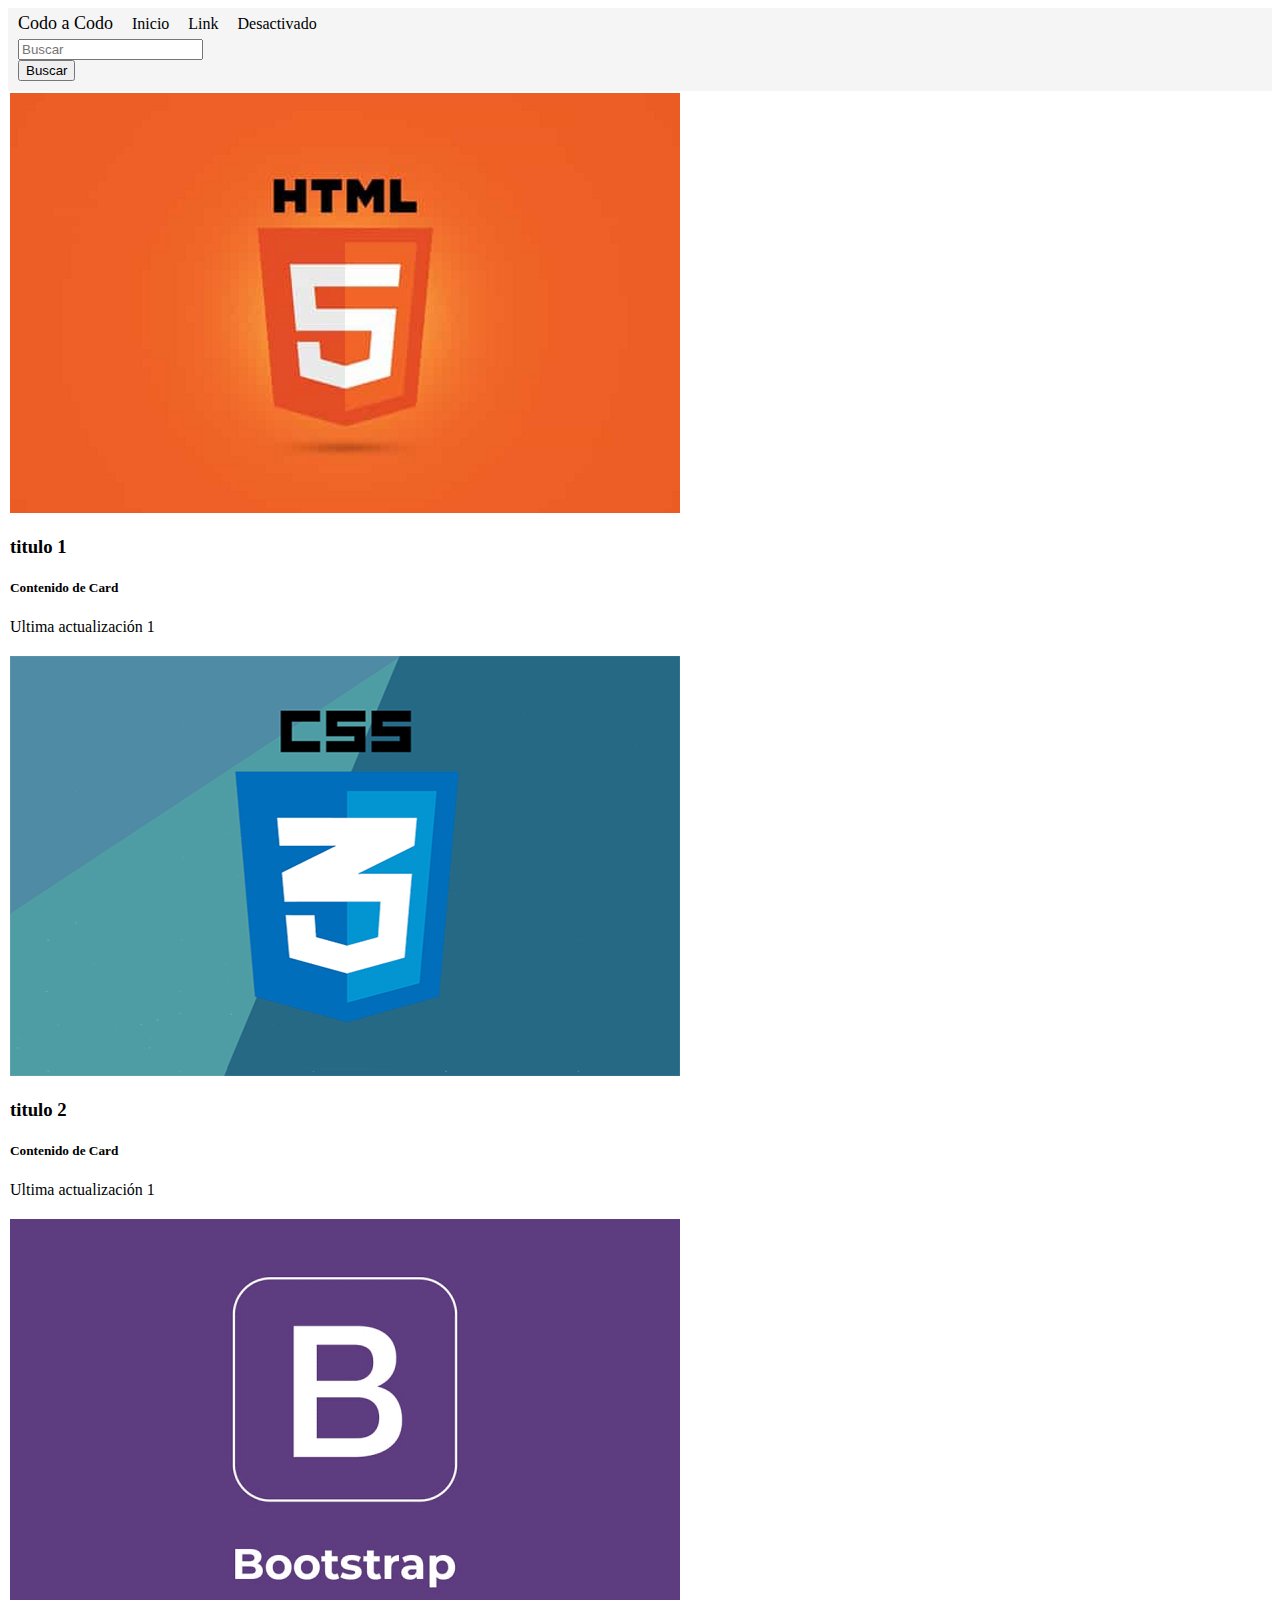
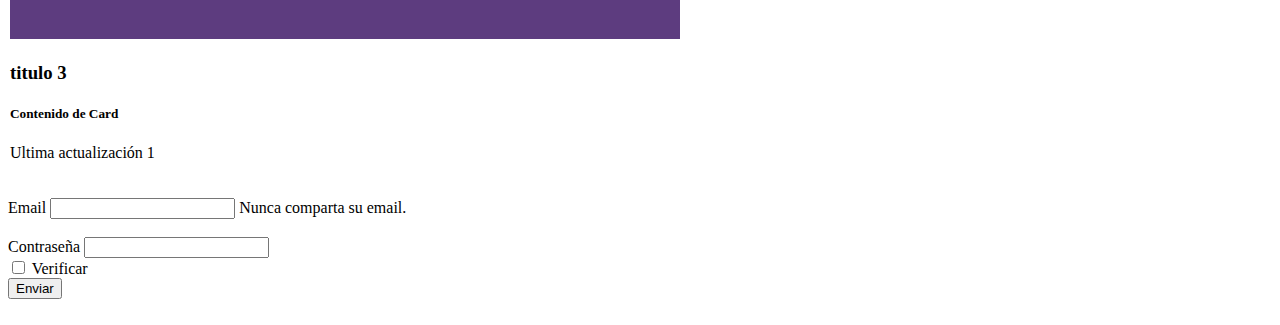
<file: index.html>
<!DOCTYPE html>
<html lang="en">

<head>
    <meta charset="UTF-8">
    <meta http-equiv="X-UA-Compatible" content="IE=edge">
    <meta name="viewport" content="width=device-width, initial-scale=1.0">
    <link href="https://cdn.jsdelivr.net/npm/bootstrap@5.1.3/dist/css/bootstrap.min.css" rel="stylesheet" integrity="sha384-1BmE4kWBq78iYhFldvKuhfTAU6auU8tT94WrHftjDbrCEXSU1oBoqyl2QvZ6jIW3" crossorigin="anonymous">
    <link rel="stylesheet" href="/css/style.css">
    <link rel="shortcut icon" type="image/jpg" href="/img/favicon.jpg"/>
    <title>Codo a Codo</title>
</head>

<body>
    <!-- Barra de navegación -->
    <div class="container" style="background-color: rgb(245, 245, 245);padding: 5px;">
        <div class="btn-toolbar justify-content-between">
            <div class="btn-group" role="group">
                <a class="mi_link nav-link" href="#" style="font-size:large;">Codo a Codo</a>
                <a class="mi_link nav-link" href="#">Inicio</a>
                <a class="mi_link nav-link" href="#">Link</a>
                <a class="mi_link nav-link disabled" href="#">Desactivado</a>
            </div>
            <div class="btn-group" role="group" style="padding: 5px;">
                <input type="text" class="form-control" placeholder="Buscar" style="margin-right: 5px;">
                <div>
                    <button type="button" class="btn btn-outline-info">Buscar</button>
                </div>

            </div>
        </div>
    </div>
    <!-- fin Barra de navegacion -->

    <!-- tarjetas con imagenes -->
    <div class="container">
        <div class="row">
            <div class="col-md card">
                <img src="/img/html5.png" class="card-img-top">
                <div class="card-body">
                    <h3 class="card-title">titulo 1</h3>
                    <p class="card-text">
                    <h5>Contenido de Card</h5>
                    </p>
                    <p class="card-text text-muted">Ultima actualización 1</p>
                </div>
            </div>
            <div class="col-md card">
                <img src="/img/css3.png" class="card-img-top">
                <div class="card-body">
                    <h3 class="card-title">titulo 2</h3>
                    <p class="card-text">
                    <h5>Contenido de Card</h5>
                    </p>
                    <p class="card-text text-muted">Ultima actualización 1</p>
                </div>
            </div>
            <div class="col-md card">
                <img src="/img/bootstrap.png" class="card-img-top">
                <div class="card-body">
                    <h3 class="card-title">titulo 3</h3>
                    <p class="card-text">
                    <h5>Contenido de Card</h5>
                    </p>
                    <p class="card-text text-muted">Ultima actualización 1</p>
                </div>
            </div>
        </div>
    </div>
    <!-- fin tarjetas -->

    <br>

    <!-- Email y contraseña -->
    <div class="container" style="padding: 0px;">
        <form>
            <div class="form-group">
                <label>Email</label>
                <input type="email" class="form-control">
                <label class="form-text text-muted">Nunca comparta su email.</label>
            </div>
            <br>
            <div class="form-group">
                <label>Contraseña</label>
                <input type="password" class="form-control">
            </div>
            <div class="form-group form-check">
                <input type="checkbox" class="form-check-input" id="chkVerificar">
                <label class="form-check-label" for="chkVerificar">Verificar</label>
            </div>
            <button type="submit" class="btn btn-primary">Enviar</button>
        </form>
        <br>
    </div>
    <!-- fin Email y contraseña -->

    <script src="https://cdn.jsdelivr.net/npm/bootstrap@5.1.3/dist/js/bootstrap.bundle.min.js" integrity="sha384-ka7Sk0Gln4gmtz2MlQnikT1wXgYsOg+OMhuP+IlRH9sENBO0LRn5q+8nbTov4+1p" crossorigin="anonymous"></script>
</body>

</html>
</file>
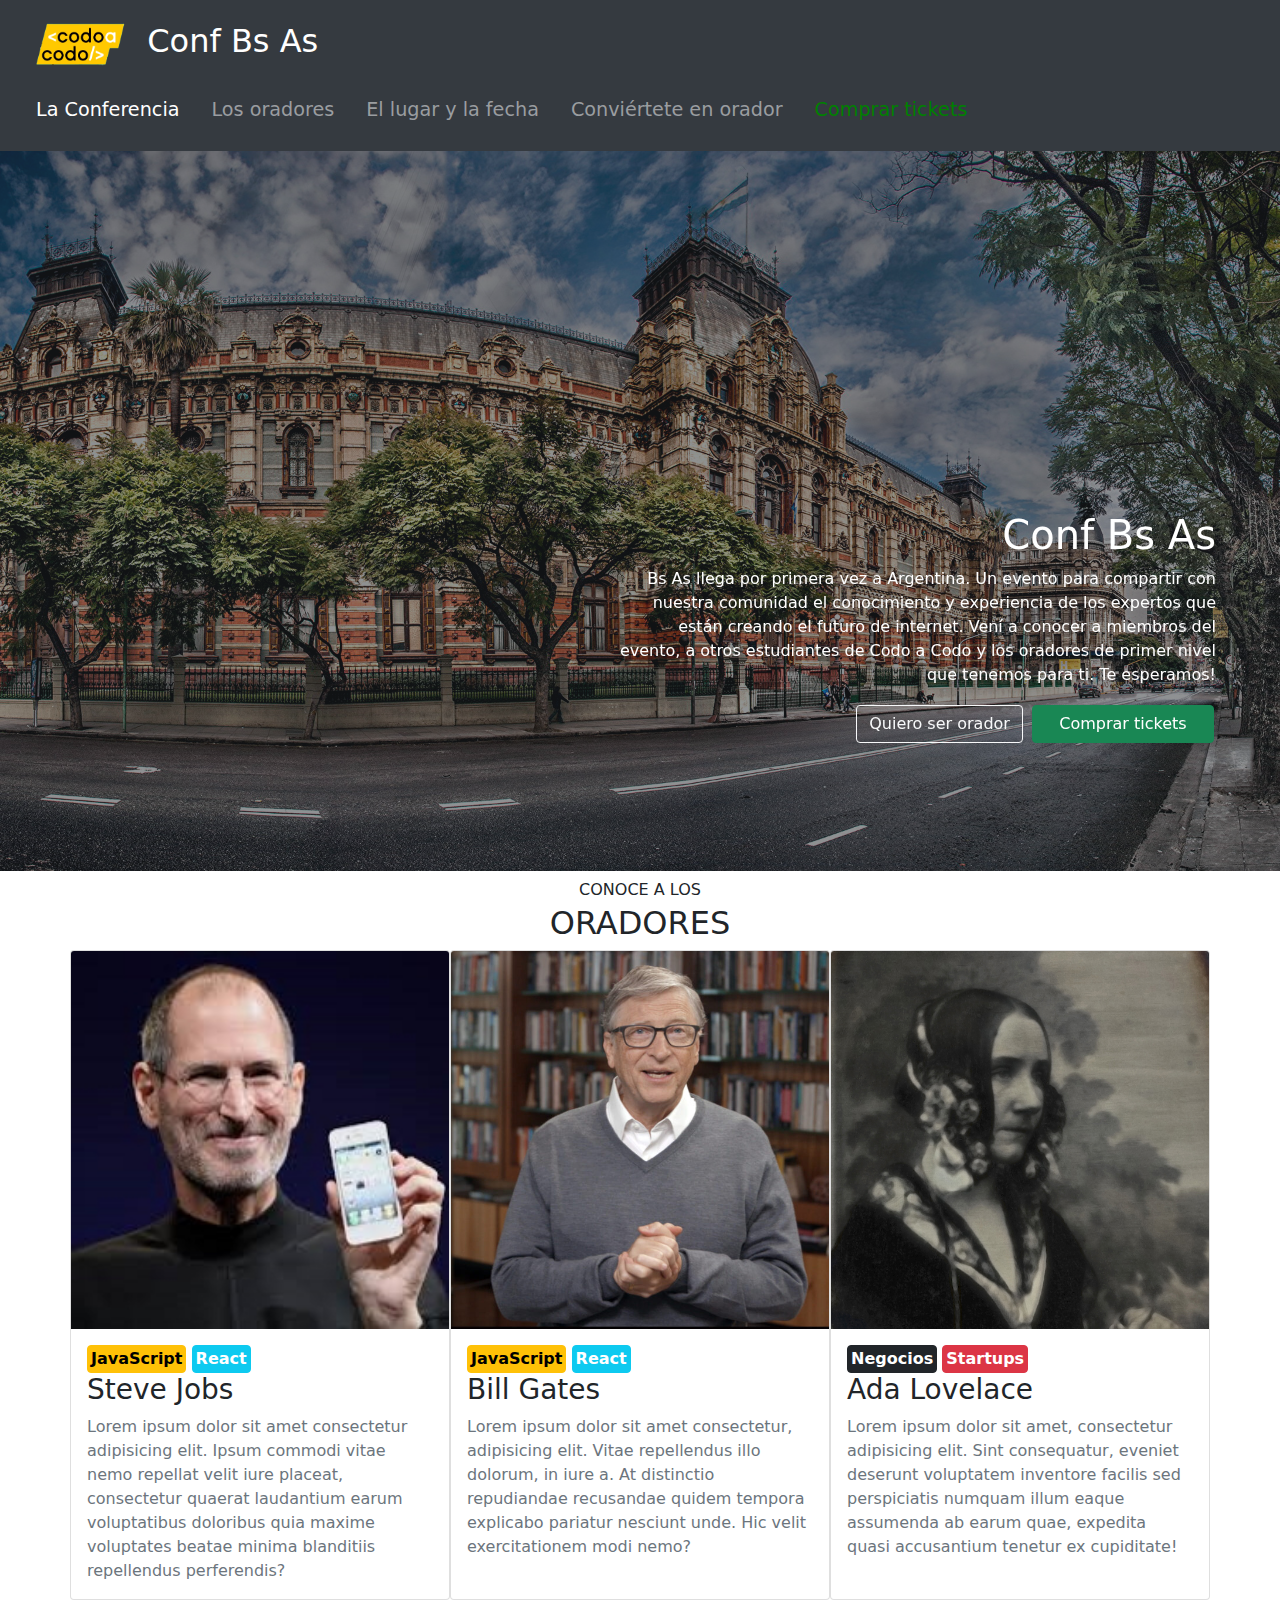
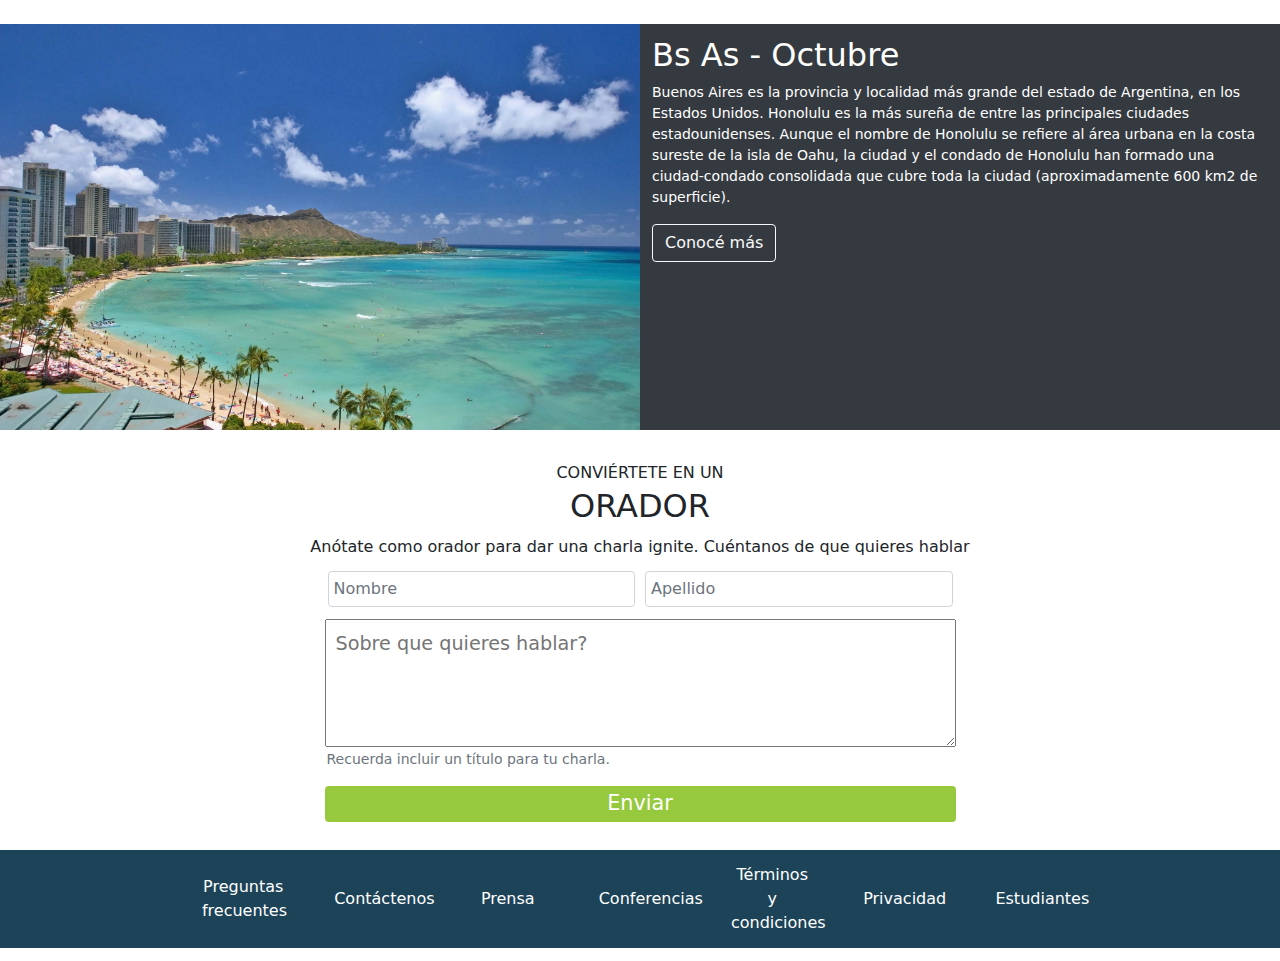
<file: integrador/index.html>
<!DOCTYPE html>
<html lang="en">

<head>
    <meta charset="UTF-8">
    <meta http-equiv="X-UA-Compatible" content="IE=edge">
    <meta name="viewport" content="width=device-width, initial-scale=1.0,shrink-to-fit=no">
    <link rel="stylesheet" href="css/bootstrap.css">
    <link rel="stylesheet" href="css/styles.css">
    <link rel="shortcut icon" type="image/jpg" href="img/favicon.jpg">

    <script>
        function mensajeEnviado() {
            alert("El mensaje se ha enviado");
        }

        function getCategoria() {
            var categoria;
            categoria = document.getElementById("selCategoria").value;
            alert(categoria);

            var e = document.getElementById('selCategoria');
            var str = e.options[e.selectedIndex].text;
            alert(str);
        }
    </script>

    <title>Trabajo integrador</title>
</head>

<body>
    <header class="container-flex btn-toolbar  justify-content-between">
        <div class="logo_CAC">
            <div class="btn-group">
                <img src="img/codoacodo.png" alt="Logo Codo a Codo" style="height: 70px;">
            </div>
            <div class="btn-group">
                <h2 style="color: white;">Conf Bs As</h2>
            </div>
        </div>

        <div class="btn-group">
            <ul class="navHeader">
                <li><a class="mi_link nav-link" style="color: white;" href="../index.html">La Conferencia</a></li>
                <li><a class="mi_link nav-link" href="#los_oradores">Los oradores</a></li>
                <li><a class="mi_link nav-link" href="#lugar_fecha">El lugar y la fecha</a></li>
                <li><a class="mi_link nav-link" href="#quiero_ser_orador">Conviértete en orador</a></li>
                <li><a class="mi_link nav-link" style="color: green;" href="html/tickets.html">Comprar tickets</a></li>
            </ul>
        </div>
    </header>

    <main>
        <section class="container-flex" style="position: relative;">
            <div class="carousel slide" data-bs-ride="carousel">
                <div class="carousel-inner">
                    <div class="carousel-item bg-dark  active">
                        <img src="img/ba1.jpg" class="d-block w-100 opacity-50" alt="Imagen de Buenos Aires">
                    </div>
                    <div class="carousel-item bg-dark ">
                        <img src="img/ba2.jpg" class="d-block w-100 opacity-50" alt="Imagen de Buenos Aires">
                    </div>
                    <div class="carousel-item bg-dark">
                        <img src="img/ba3.jpg" class="d-block w-100 opacity-50" alt="Imagen de Buenos Aires">
                    </div>
                </div>
            </div>

            <div class="texto_sobre_img">
                <div>
                    <h1>Conf Bs As</h1>
                </div>

                <div>
                    <p class="color_blanco">
                        Bs As llega por primera vez a Argentina. Un evento para compartir con nuestra comunidad el
                        conocimiento y experiencia de los expertos que están creando el futuro de internet. Vení a
                        conocer a miembros del evento, a otros estudiantes de Codo a Codo y los oradores de primer nivel
                        que tenemos para ti. Te esperamos!
                    </p>
                </div>

                <div>
                    <div class="color_blanco">
                        <a href="#quiero_ser_orador" class="btn btn-outline-light">Quiero ser orador</a>
                        <a href="html/tickets.html" class="btn btn-success" style="width: 182px;">Comprar
                            tickets</a>
                    </div>
                </div>
            </div>
        </section>

        <section class="container">
            <div class="orador">
                <a name="los_oradores"></a>
                <p>CONOCE A LOS</p>
                <h2>ORADORES</h2>
            </div>

            <div class="row">
                <div class="col-md card">
                    <img src="img/steve.jpg" class="card-img-top" alt="Steve Jobs">
                    <div class="card-body">
                        <button class="btn btn-warning">JavaScript</button>
                        <button class="btn btn-info">React</button>
                        <h3 class="card-title">Steve Jobs</h3>
                        <p class="card-text text-muted">Lorem ipsum dolor sit amet consectetur adipisicing elit. Ipsum
                            commodi vitae nemo repellat velit iure placeat, consectetur quaerat laudantium earum
                            voluptatibus doloribus quia maxime voluptates beatae minima blanditiis repellendus
                            perferendis?
                        </p>
                    </div>
                </div>
                <div class="col-md card">
                    <img src="img/bill.jpg" class="card-img-top" alt="Bill Gates">
                    <div class="card-body">
                        <button class="btn btn-warning">JavaScript</button>
                        <button class="btn btn-info">React</button>
                        <h3 class="card-title">Bill Gates</h3>
                        <p class="card-text text-muted">Lorem ipsum dolor sit amet consectetur, adipisicing elit. Vitae
                            repellendus illo dolorum, in iure a. At distinctio repudiandae recusandae quidem tempora
                            explicabo pariatur nesciunt unde. Hic velit exercitationem modi nemo?</p>
                    </div>
                </div>
                <div class="col-md card">
                    <img src="img/ada.jpeg" class="card-img-top" alt="Ada Lovelance">
                    <div class="card-body">
                        <button class="btn btn-dark">Negocios</button>
                        <button class="btn btn-danger">Startups</button>
                        <h3 class="card-title">Ada Lovelace</h3>
                        <p class="card-text text-muted">Lorem ipsum dolor sit amet, consectetur adipisicing elit. Sint
                            consequatur, eveniet deserunt voluptatem inventore facilis sed perspiciatis numquam illum
                            eaque
                            assumenda ab earum quae, expedita quasi accusantium tenetur ex cupiditate!</p>
                    </div>
                </div>
            </div>
        </section>

        <br>

        <a name ="lugar_fecha"></a>
        <section class="container-flex imagen_texto">            
            <div>
                <img src="img/honolulu.jpg" alt="Honolulu">
            </div>
            <div style="padding: 12px;">
                <h2>Bs As - Octubre</h2>

                <p>Buenos Aires es la provincia y localidad más grande del estado de Argentina, en los Estados Unidos.
                    Honolulu es la más sureña de entre las principales ciudades estadounidenses. Aunque el nombre de
                    Honolulu se refiere al área urbana en la costa sureste de la isla de Oahu, la ciudad y el condado de
                    Honolulu han formado una ciudad-condado consolidada que cubre toda la ciudad (aproximadamente 600
                    km2 de
                    superficie).</p>

                <button type="button" class="btn btn-outline-light">Conocé más</button>
            </div>
        </section>

        <br>

        <a name="quiero_ser_orador"></a>
        <section class="container-flex">          
            <div class="orador">
                <p>CONVIÉRTETE EN UN</p>
                <h2>ORADOR</h2>
                <p>Anótate como orador para dar una charla ignite. Cuéntanos de que quieres hablar</p>
            </div>

            <div class="row nomApel">
                <div class="col"></div>
                <div class="col-md-3">
                    <input type="text" class="form-control" placeholder="Nombre">
                </div>
                <div class="col-md-3">
                    <input type="text" class="form-control" placeholder="Apellido">
                </div>
                <div class="col"></div>
            </div>

            <div class="row hablar">
                <div class="col"></div>
                <div class="col-md-6">
                    <textarea placeholder="Sobre que quieres hablar?"></textarea>
                    <label class="form-text text-muted">Recuerda incluir un título para tu charla.</label>
                    <button class="btn btn-success" type="submit" onclick="mensajeEnviado();">Enviar</button>
                </div>
                <div class="col"></div>
            </div>
        </section>
    </main>

    <footer>
        <div class="container-fluid">            
            <div class="row justify-content-center align-items-center">
                <div class="col-md-2 col-lg-1"><a
                        href="https://www.buenosaires.gob.ar/educacion/codoacodo/preguntas-frecuentes">Preguntas
                        frecuentes</a></div>
                <div class="col-md-2 col-lg-1"><a
                        href="https://www.buenosaires.gob.ar/educacion/codoacodo/formulario-de-contacto">Contáctenos</a>
                </div>
                <div class="col-md-2 col-lg-1"><a href="https://www.buenosaires.gob.ar/educacion/noticias">Prensa</a>
                </div>
                <div class="col-md-2 col-lg-1"><a href="#">Conferencias</a></div>
                <div class="col-md-2 col-lg-1"><a
                        href="https://www.buenosaires.gob.ar/jefaturadegabinete/innovacion/terminos-y-condiciones">Términos
                        y condiciones</a></div>
                <div class="col-md-2 col-lg-1"><a href="https://www.buenosaires.gob.ar/privacidad">Privacidad</a></div>
                <div class="col-md-2 col-lg-1"><a
                        href="https://www.buenosaires.gob.ar/educacion/estudiantes">Estudiantes</a></div>
            </div>
    </footer>

    <script src="js/bootstrap.bundle.js"></script>
    <script src="js/popper.min.js"></script>
</body>

</html>
</file>
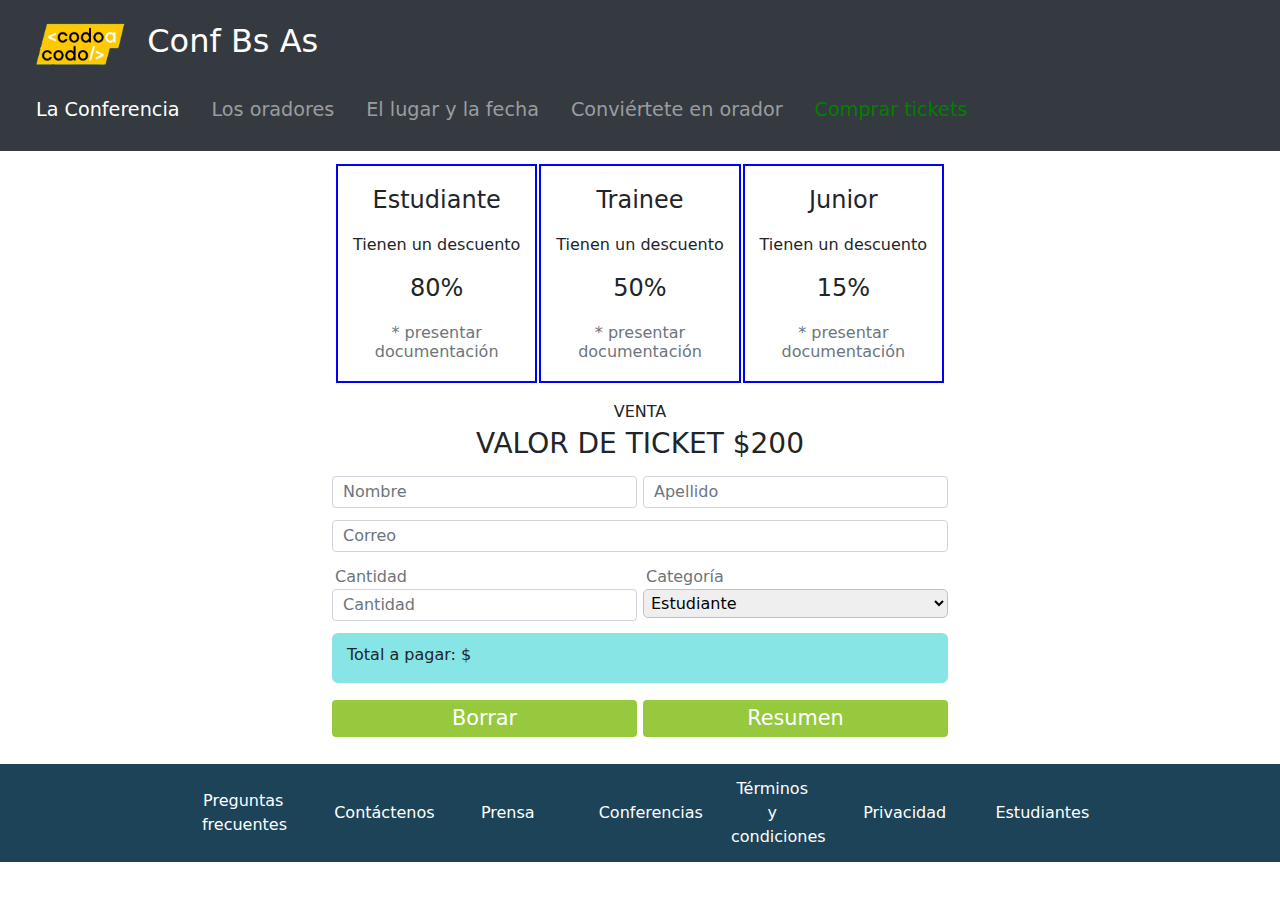
<file: integrador/html/tickets.html>
<!DOCTYPE html>
<html lang="en">

<head>
    <meta charset="UTF-8">
    <meta http-equiv="X-UA-Compatible" content="IE=edge">
    <meta name="viewport" content="width=device-width, initial-scale=1.0,shrink-to-fit=no">
    <link rel="stylesheet" href="../css/bootstrap.css">
    <link rel="stylesheet" href="../css/styles.css">
    <link rel="shortcut icon" type="image/jpg" href="../img/favicon.jpg">
    <title>Tickets</title>
</head>

<body>
    <header class="container-flex btn-toolbar  justify-content-between">
        <div class="logo_CAC">
            <div class="btn-group">
                <img src="../img/codoacodo.png" alt="Logo Codo a Codo" style="height: 70px;">
            </div>
            <div class="btn-group">
                <h2 style="color: white;">Conf Bs As</h2>
            </div>
        </div>

        <div class="btn-group">
            <ul class="navHeader">
                <li><a class="mi_link nav-link" style="color: white;" href="../index.html">La Conferencia</a></li>
                <li><a class="mi_link nav-link" href="../index.html#los_oradores">Los oradores</a></li>
                <li><a class="mi_link nav-link" href="../index.html#lugar_fecha">El lugar y la fecha</a></li>
                <li><a class="mi_link nav-link" href="../index.html#quiero_ser_orador">Conviértete en orador</a></li>
                <li><a class="mi_link nav-link" style="color: green;" href="#">Comprar tickets</a></li>
            </ul>
        </div>
    </header>

    <main>
        <section class="container-fluid venta">
            <form>
                <div class="row">
                    <div class="col"></div>

                    <div class="col-md-6">
                        <div class="row">
                            <div class="col-md card tarjetas" id="estudiante">
                                <div class="card-body">
                                    <h4>Estudiante</h4>
                                    <h6>Tienen un descuento</h6>
                                    <h4>80%</h4>
                                    <h6 class="text-muted">* presentar documentación</h6>
                                </div>
                            </div>
                            <div class="col-md card tarjetas" id="trainee">
                                <div class="card-body">
                                    <h4>Trainee</h4>
                                    <h6>Tienen un descuento</h6>
                                    <h4>50%</h4>
                                    <h6 class="text-muted">* presentar documentación</h6>
                                </div>
                            </div>
                            <div class="col-md card tarjetas" id="junior">
                                <div class="card-body">
                                    <h4>Junior</h4>
                                    <h6>Tienen un descuento</h6>
                                    <h4>15%</h4>
                                    <h6 class="text-muted">* presentar documentación</h6>
                                </div>
                            </div>

                        </div>
                    </div>

                    <div class="col"></div>
                </div>

                <div class="row" style="text-align: center;">
                    <div class="col"></div>

                    <div class="col-md-6">
                        <h6>VENTA</h6>
                        <h3>VALOR DE TICKET $200</h3>
                    </div>

                    <div class="col"></div>
                </div>


                <div class="row">
                    <div class="col"></div>
                    <div class="col-md-3">
                        <input id="idNombre" type="text" class="form-control" placeholder="Nombre">
                    </div>
                    <div class="col-md-3">
                        <input id="idApellido" type="text" class="form-control" placeholder="Apellido">
                    </div>
                    <div class="col"></div>
                </div>

                <div class="row">
                    <div class="col"></div>

                    <div class="col-md-6">
                        <input id = "idCorreo" type="text" class="form-control" placeholder="Correo">
                    </div>

                    <div class="col"></div>
                </div>

                <div class="row">
                    <div class="col"></div>

                    <div class="col-md-3">
                        <h6 class="text-muted">Cantidad</h6>
                        <input id="cantTickets" type="text" class="form-control" placeholder="Cantidad">
                    </div>

                    <div class="col-md-3">
                        <h6 class="text-muted">Categoría</h6>
                        <select name="categorias" id="idCategoria">
                            <option>Estudiante</option>
                            <option>Trainee</option>
                            <option>Junior</option>
                        </select>
                    </div>

                    <div class="col"></div>
                </div>

                <div class="row">
                    <div class="col"></div>

                    <div class="col-md-6">
                        <label class="label" id="idTotalPagar">Total a pagar: $</label>
                    </div>

                    <div class="col"></div>
                </div>

                <div class="row">
                    <div class="col"></div>

                    <div class="col-md-3">
                        <button id="btnBorrar" class="btn btn-success" type="reset">Borrar</button>
                    </div>

                    <div class="col-md-3">
                        <button id="btnResumen" class="btn btn-success" type="submit" ;>Resumen</button>
                    </div>

                    <div class="col"></div>
                </div>

            </form>
        </section>

    </main>


    <footer>
        <div class="container-fluid">
            <div class="row justify-content-center align-items-center">
                <div class="col-md-2 col-lg-1"><a
                        href="https://www.buenosaires.gob.ar/educacion/codoacodo/preguntas-frecuentes">Preguntas
                        frecuentes</a></div>
                <div class="col-md-2 col-lg-1"><a
                        href="https://www.buenosaires.gob.ar/educacion/codoacodo/formulario-de-contacto">Contáctenos</a>
                </div>
                <div class="col-md-2 col-lg-1"><a href="https://www.buenosaires.gob.ar/educacion/noticias">Prensa</a>
                </div>
                <div class="col-md-2 col-lg-1"><a href="../index.html">Conferencias</a></div>
                <div class="col-md-2 col-lg-1"><a
                        href="https://www.buenosaires.gob.ar/jefaturadegabinete/innovacion/terminos-y-condiciones">Términos
                        y condiciones</a></div>
                <div class="col-md-2 col-lg-1"><a href="https://www.buenosaires.gob.ar/privacidad">Privacidad</a></div>
                <div class="col-md-2 col-lg-1"><a
                        href="https://www.buenosaires.gob.ar/educacion/estudiantes">Estudiantes</a></div>
            </div>
    </footer>

    <script src="../js/bootstrap.bundle.js"></script>
    <script src="../js/popper.min.js"></script>
    <script src="../js/01.js"></script>
</body>

</html>
</file>
<file: css/style.css>
div .col-md{
    padding: 2px;
}

.mi_link{
    text-decoration: none;
    color: black;
    padding-left: 5px;
    padding-right: 10px;
}

body{
    min-width: 360px;
    background-color: white;
}


@media(max-width:576px){
    body{
        padding-left: 5px;
        padding-right: 5px;
    }
}
</file>
<file: integrador/css/styles.css>
html {
    box-sizing: border-box;
}

*,
*:before,
*:after {
    box-sizing: inherit;
}

body {
    background-color: white;
    justify-content: center;
}


/* Barra navegacion superior*/
header {
    margin: 0px;
    padding: 0px;
    background-color: rgb(53, 58, 64);
    display: flex;
    padding: 10px 20px;
}

.mi_link {
    color: rgb(154, 157, 160);
    text-decoration: none;
    font-size: 1.2rem;
    padding: 16px 16px;
    display: block;
    text-align: left;
}

ul {
    list-style-type: none;
    margin: 0;
    padding: 0;
    overflow: hidden;
}

li {
    float: left;
}

@media (max-width: 1200px) {
    ul.navHeader li {
        float: none;
    }
    ul.navHeader li a {
        padding: 5px;
    }
}


/* carousel de imagenes de bs as */
.texto_sobre_img {
    width: 600px;
    text-align: right;
    color: white;
    position: absolute;
    top: 50%;
    right: 5%;
    font-size: medium;
}

.texto_sobre_img a {
    margin: 2px;
}

@media (max-width: 768px) {
    .texto_sobre_img {
        position: relative;
        text-align: center;
        color: white;
        background-color: rgb(53, 58, 64);
        font-size: medium;
        padding: 10px;
        margin: 0px;
        width: 100%;
        left: 0px;
    }
}

/* 3 tarjetas */
.card {
    padding: 0px;
}

img {
    max-width: 100%;
}

.card .btn{
    padding: 1px 3px;
    font-size: 16px;
    font-weight:600;
}

.card .btn-info{
    color: white;
}


/* imagen (izquierda) y texto (derecha) */
.imagen_texto {
    background-color: rgb(53, 58, 64);
    color: white;
    font-size: 14px;
    margin: 0 auto;
}

@media (min-width:850px) {
    .imagen_texto {
        display: grid;
        grid-template-columns: repeat(2, 1fr);
        column-gap: 0px;
    }
}

/* Conviértete en un orador*/
.orador {
    text-align: center;
    margin: 5px;
    padding: 0px;
}

.orador p {
    text-align: center;
    margin: 0px;
    padding: 2px;
}


/* Nombre y Apellido del Orador */
.nomApel {
    margin: 5px;
    padding: 0px;
}

.nomApel * {
    margin: 0px;
    padding: 5px;
}

/* Sobre que quieres hablar ?*/
.hablar{
    margin: 5px;
    padding: 0px;
}

.hablar * {
    display: block;
    margin: 0px;
    padding: 2px;
}

.hablar textarea {
    width: 100%;
    font-size: 1.2rem;
    padding: 10px;
    height: 8rem;
}

.hablar button {
    background-color: rgb(150, 201, 62);
    border: none;
    margin: 14px 0;
    font-size: 1.3rem;
    width: 100%;
}

/* Venta de tickets */
.venta *{
    margin: 0px;
    padding: 3px;
}

.venta input{
    padding-left: 10px;
}

.venta button{
    background-color: rgb(150, 201, 62);
    border: none;
    margin: 5px 0;
    font-size: 1.3rem;
    width: 100%;
}

.venta label{
    width: 100%;
    height: 50px;
    background-color: rgb(136, 229, 229);
    text-align: left;
    padding-left: 15px;
    border-radius: 6px;
    padding-top:10px;
}

.venta select{
    width: 100%;
    border-radius: 5px;
    border-color: rgb(195, 193, 193);
}

.tarjetas{
    text-align: center;
    border-radius: 0px;
    border-color: blue;
    border-width: 2px;
    margin: 1px;
    padding: 0px 3px;
}

.tarjetas *{
    padding: 10px 0px;
}

.tarjetas:hover{
    border-color: orange;
}


/*barra de navegacion inferior*/  
footer div {
    background-color: rgb(29, 67, 88);
    padding: 0%;
    text-align: center;
    margin: 1%;
}

footer div .col-md-2{
    margin: 1% 1%;
}

footer a {
    text-align: center;
    color: white;
    padding: 0px;
    text-decoration: none;
}

footer a:hover {
    color: black
}
</file>
